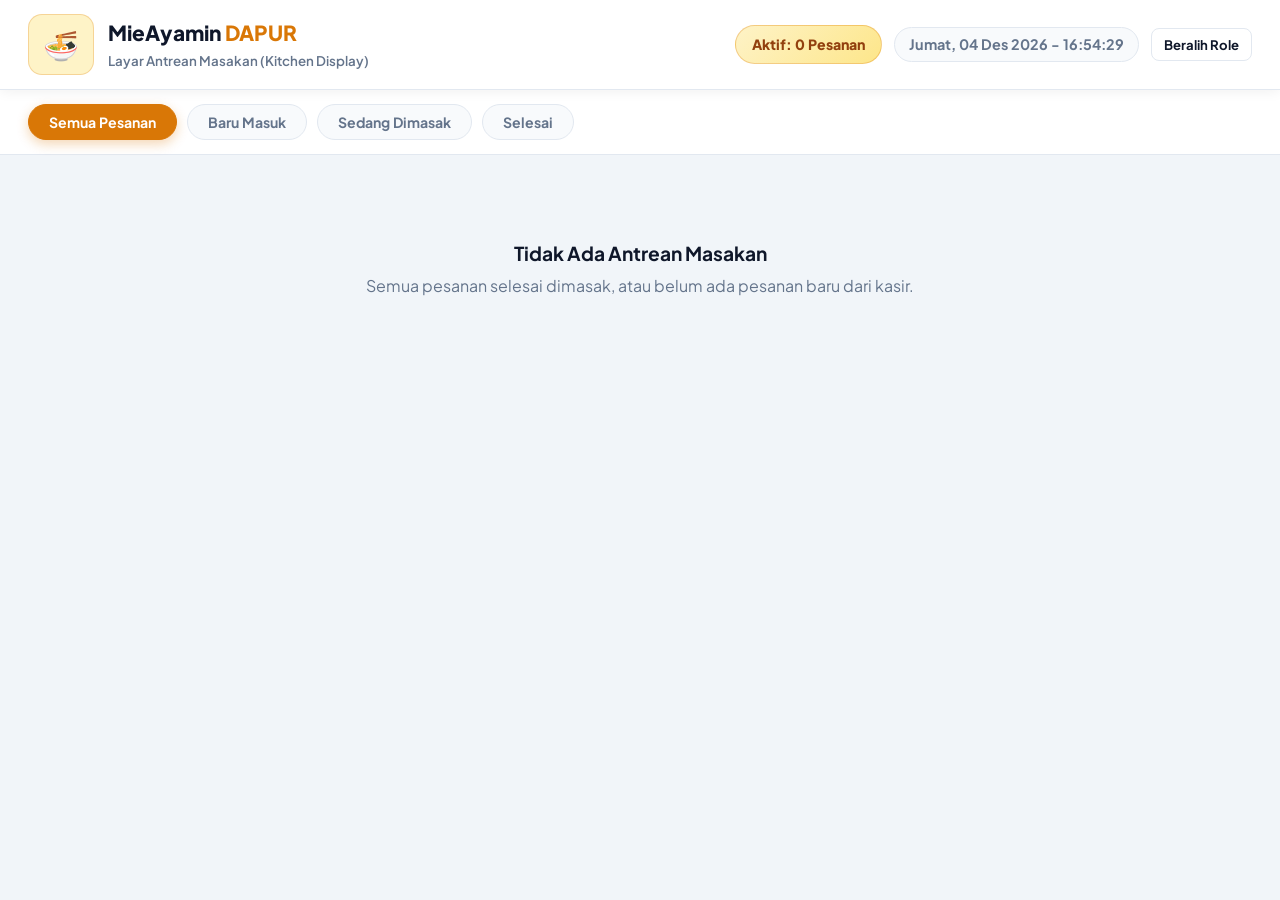
<file: dapur.html>
<!DOCTYPE html>
<html lang="id">
<head>
  <meta charset="UTF-8">
  <meta name="viewport" content="width=device-width, initial-scale=1.0">
  <title>MieAyamin POS - Mode Dapur (Kitchen Display System)</title>
  <!-- PWA & iOS Meta Tags -->
  <link rel="manifest" href="manifest.json">
  <meta name="theme-color" content="#d97706">
  <meta name="apple-mobile-web-app-capable" content="yes">
  <meta name="apple-mobile-web-app-status-bar-style" content="black-translucent">
  <meta name="apple-mobile-web-app-title" content="MieAyamin POS">
  <link rel="apple-touch-icon" href="images/icon.svg">
  <link rel="preconnect" href="https://fonts.googleapis.com">
  <link rel="preconnect" href="https://fonts.gstatic.com" crossorigin>
  <link href="https://fonts.googleapis.com/css2?family=Plus+Jakarta+Sans:wght@400;500;600;700;800&display=swap" rel="stylesheet">
  <link rel="stylesheet" href="css/styles.css">
  <style>
    /* --- KDS Specific Overrides --- */
    .kds-header-bar {
      background: #ffffff;
      border-bottom: 1px solid var(--border-color);
      padding: 14px 28px;
      display: flex;
      justify-content: space-between;
      align-items: center;
      position: sticky;
      top: 0;
      z-index: 100;
      box-shadow: 0 2px 12px rgba(0,0,0,0.06);
    }
    body {
      background: var(--bg-canvas);
      color: var(--text-main);
    }
    .kds-filters {
      display: flex;
      gap: 10px;
      padding: 14px 28px;
      background: #ffffff;
      border-bottom: 1px solid var(--border-color);
      flex-wrap: wrap;
    }
    .kds-filter-btn {
      background: var(--bg-card-subtle, #f8fafc);
      border: 1.5px solid var(--border-color);
      color: var(--text-muted);
      padding: 8px 20px;
      border-radius: 20px;
      font-weight: 700;
      font-family: 'Plus Jakarta Sans', sans-serif;
      cursor: pointer;
      font-size: 0.88rem;
      transition: all 0.2s;
    }
    .kds-filter-btn.active {
      background: var(--primary);
      color: #fff;
      border-color: var(--primary);
      box-shadow: 0 4px 12px rgba(217,119,6,0.3);
    }
    .kds-filter-btn:hover:not(.active) {
      border-color: var(--primary);
      color: var(--primary);
      background: var(--primary-light, #fef3c7);
    }
    .kds-container {
      padding: 24px 28px;
      max-width: 1440px;
      margin: 0 auto;
    }
    .kds-grid {
      display: grid;
      grid-template-columns: repeat(auto-fill, minmax(300px, 1fr));
      gap: 18px;
    }
    @media (max-width: 900px) {
      .kds-header-bar { flex-direction: column; align-items: stretch; gap: 10px; padding: 10px 14px; }
      .kds-filters { padding: 10px 14px; overflow-x: auto; flex-wrap: nowrap; }
      .kds-filter-btn { flex-shrink: 0; padding: 6px 14px; font-size: 0.8rem; }
      .kds-container { padding: 12px; }
      .kds-grid { grid-template-columns: 1fr; }
    }

    /* KDS Order Cards */
    .kds-card {
      background: #ffffff;
      border: 1.5px solid var(--border-color);
      border-radius: 18px;
      overflow: hidden;
      display: flex;
      flex-direction: column;
      box-shadow: 0 4px 16px rgba(0,0,0,0.06);
      transition: transform 0.2s, box-shadow 0.2s;
    }
    .kds-card:hover { transform: translateY(-2px); box-shadow: 0 8px 24px rgba(0,0,0,0.09); }
    .kds-card.status-masuk   { border-top: 5px solid #10b981; }
    .kds-card.status-diproses { border-top: 5px solid #d97706; }
    .kds-card.status-selesai  { border-top: 5px solid #94a3b8; opacity: 0.65; }

    .kds-card-header {
      padding: 14px 18px;
      background: var(--bg-card-subtle, #f8fafc);
      border-bottom: 1px solid var(--border-color);
      display: flex;
      justify-content: space-between;
      align-items: center;
    }
    .kds-table { font-size: 1.1rem; font-weight: 800; color: var(--text-main); }
    .kds-customer { font-size: 0.82rem; color: var(--text-muted); display: block; margin-top: 2px; font-weight: 600; }

    .kds-timer {
      font-size: 0.85rem;
      font-weight: 800;
      padding: 4px 12px;
      border-radius: 20px;
      background: #d1fae5;
      color: #047857;
      transition: background 0.3s, color 0.3s;
    }
    .kds-timer.warn  { background: #fef3c7; color: #92400e; }
    .kds-timer.urgent { background: #fee2e2; color: #b91c1c; animation: pulse-border 1s infinite; }
    @keyframes pulse-border {
      0%, 100% { box-shadow: 0 0 0 0 rgba(239,68,68,0.4); }
      50%       { box-shadow: 0 0 0 6px rgba(239,68,68,0); }
    }

    .kds-card-body { padding: 14px 18px; flex: 1; }
    .kds-item-list { list-style: none; padding: 0; margin: 0; }
    .kds-item-list li {
      padding: 8px 0;
      border-bottom: 1px dashed var(--border-color);
      display: flex;
      align-items: baseline;
      gap: 10px;
    }
    .kds-item-list li:last-child { border-bottom: none; }
    .kds-item-qty {
      background: var(--primary-light, #fef3c7);
      color: var(--primary);
      font-weight: 800;
      font-size: 0.9rem;
      padding: 2px 10px;
      border-radius: 20px;
      flex-shrink: 0;
    }
    .kds-item-name { font-size: 0.97rem; color: var(--text-main); font-weight: 700; }
    .kds-item-note { font-size: 0.82rem; color: #d97706; display: block; font-weight: 600; margin-top: 2px; }

    .kds-card-footer {
      padding: 12px 18px;
      background: var(--bg-card-subtle, #f8fafc);
      border-top: 1px solid var(--border-color);
      display: flex;
      gap: 8px;
      align-items: center;
    }
    .kds-status-label {
      font-size: 0.78rem;
      font-weight: 700;
      padding: 4px 12px;
      border-radius: 20px;
      flex-shrink: 0;
    }
    .status-masuk .kds-status-label   { background: #d1fae5; color: #047857; }
    .status-diproses .kds-status-label { background: #fef3c7; color: #92400e; }
    .status-selesai .kds-status-label  { background: #f1f5f9; color: #64748b; }

    .kds-btn-next {
      flex: 1;
      background: linear-gradient(135deg, #f59e0b, #d97706);
      color: #fff;
      border: none;
      padding: 9px 16px;
      border-radius: 12px;
      font-weight: 800;
      cursor: pointer;
      font-size: 0.88rem;
      font-family: 'Plus Jakarta Sans', sans-serif;
      transition: all 0.2s;
      box-shadow: 0 2px 8px rgba(217,119,6,0.25);
    }
    .kds-btn-next:hover { transform: translateY(-1px); box-shadow: 0 4px 12px rgba(217,119,6,0.35); }
    .kds-btn-next:disabled { background: #e2e8f0; color: #94a3b8; box-shadow: none; transform: none; cursor: not-allowed; }

    .kds-active-badge {
      background: linear-gradient(135deg, #fef3c7, #fde68a);
      border: 1.5px solid rgba(217,119,6,0.3);
      color: #92400e;
      padding: 8px 16px;
      border-radius: 20px;
      font-weight: 800;
      font-size: 0.88rem;
    }

    .kds-empty {
      grid-column: 1 / -1;
      text-align: center;
      padding: 60px 20px;
      color: var(--text-muted);
    }
    .kds-empty h3 { font-size: 1.2rem; color: var(--text-main); margin-bottom: 6px; }

    .kds-type-badge {
      font-size: 0.75rem;
      padding: 3px 10px;
      border-radius: 20px;
      font-weight: 700;
      background: var(--primary-light, #fef3c7);
      color: var(--primary);
    }
  </style>
</head>
<body>

  <!-- Header Dapur -->
  <header class="kds-header-bar">
    <div style="display:flex; align-items:center; gap:14px;">
      <div style="font-size:1.8rem; background:#fef3c7; padding:8px 14px; border-radius:14px; border:1px solid rgba(217,119,6,0.25);">🍜</div>
      <div>
        <h1 style="font-size:1.3rem; font-weight:800; margin:0; color:var(--text-main);">MieAyamin <span style="color:var(--primary);">DAPUR</span></h1>
        <small style="color:var(--text-muted); font-weight:600;">Layar Antrean Masakan (Kitchen Display)</small>
      </div>
    </div>

    <div style="display:flex; align-items:center; gap:12px; flex-wrap:wrap;">
      <div class="kds-active-badge">
        Aktif: <span id="kdsActiveCountBadge">0</span> Pesanan
      </div>
      <div class="live-clock" id="liveClock" style="color:var(--text-muted); font-weight:700; font-size:0.9rem;"></div>
      <a href="index.html" class="btn btn-secondary btn-sm" title="Kembali ke Kasir / Beralih Role">
        Beralih Role
      </a>
    </div>
  </header>

  <!-- Filter Status Pesanan -->
  <div class="kds-filters">
    <button class="kds-filter-btn active" data-status="all">Semua Pesanan</button>
    <button class="kds-filter-btn" data-status="Masuk">Baru Masuk</button>
    <button class="kds-filter-btn" data-status="Diproses">Sedang Dimasak</button>
    <button class="kds-filter-btn" data-status="Selesai">Selesai</button>
  </div>

  <!-- KDS Main Grid -->
  <main class="kds-container">
    <div class="kds-grid" id="kdsOrdersGrid">
      <!-- Rendered via JS -->
    </div>
  </main>

  <div class="toast-container" id="toastContainer"></div>

  <script src="js/storage.js"></script>
  <script src="js/dapur.js"></script>
  <script>
    if ('serviceWorker' in navigator) {
      window.addEventListener('load', () => {
        navigator.serviceWorker.register('./sw.js').then((reg) => {
          console.log('PWA ServiceWorker registered:', reg.scope);
        }).catch((err) => {
          console.log('ServiceWorker registration failed:', err);
        });
      });
    }
  </script>
</body>
</html>
</file>
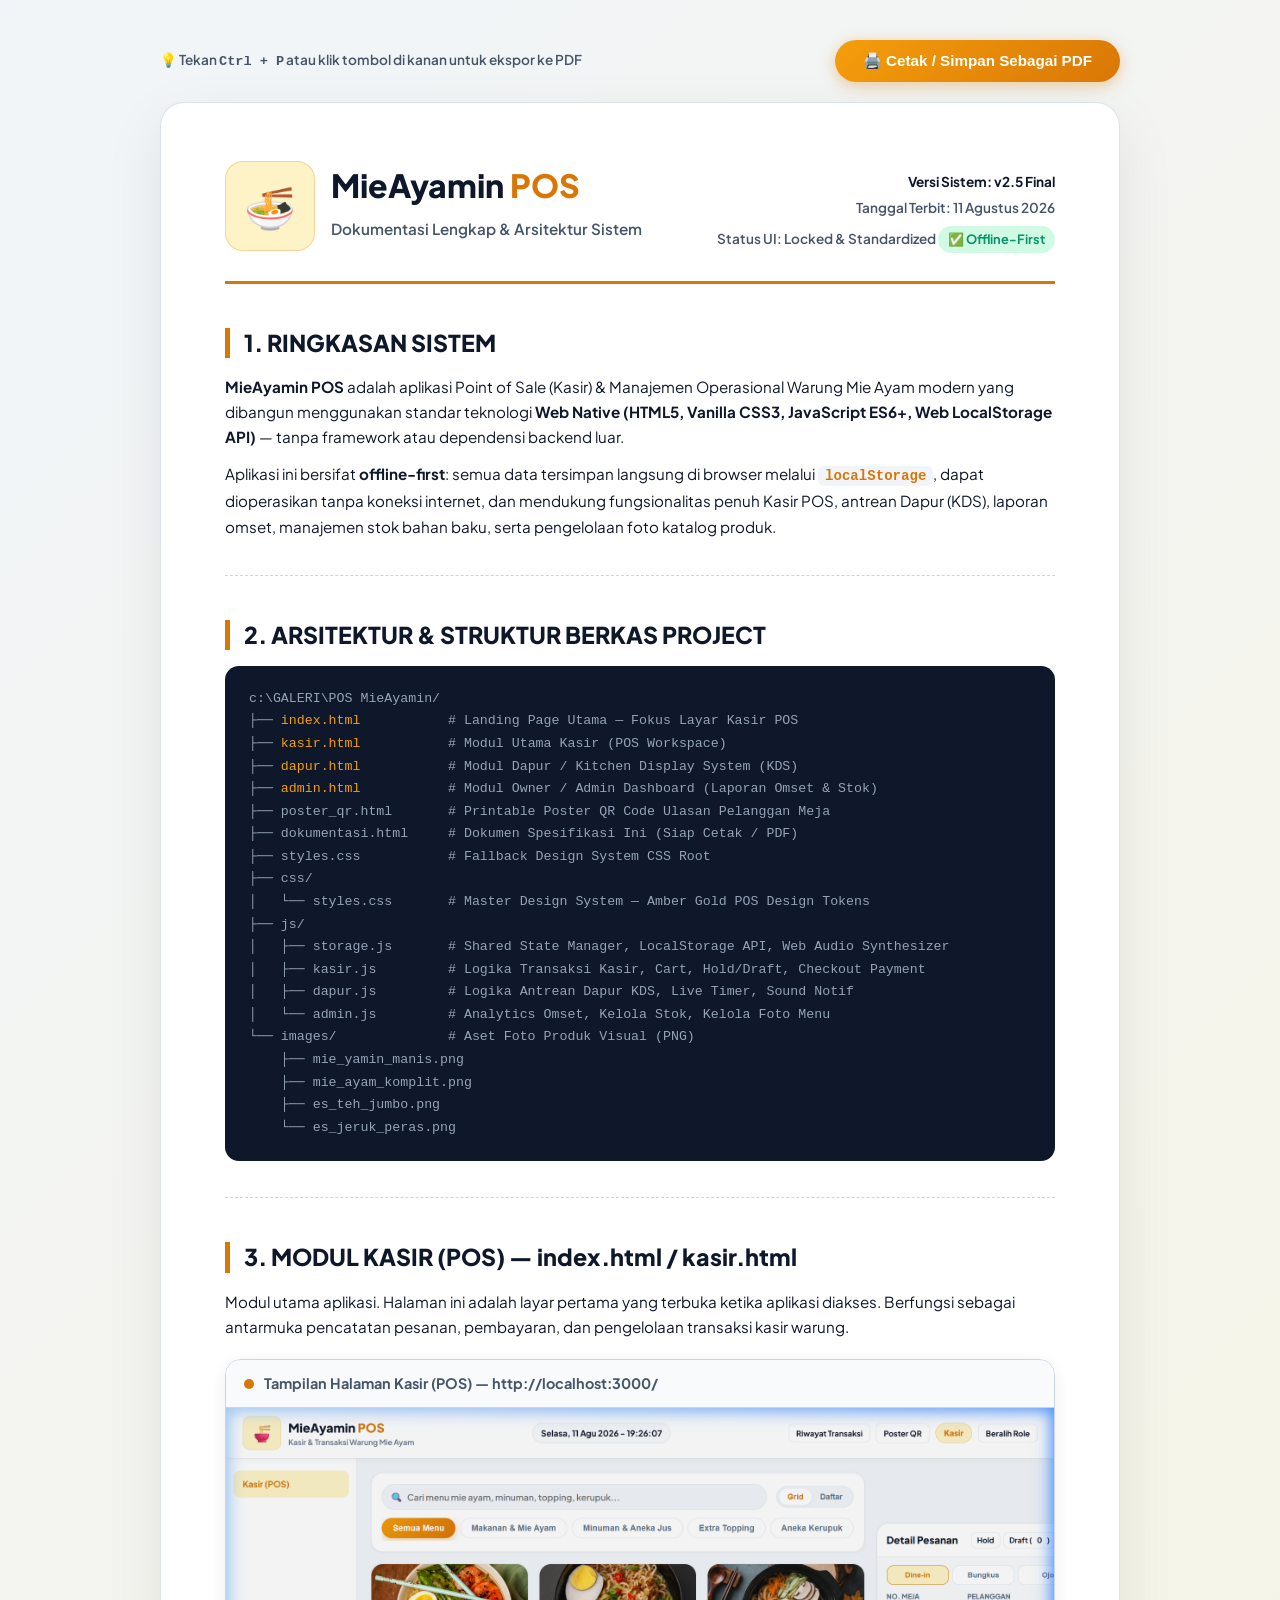
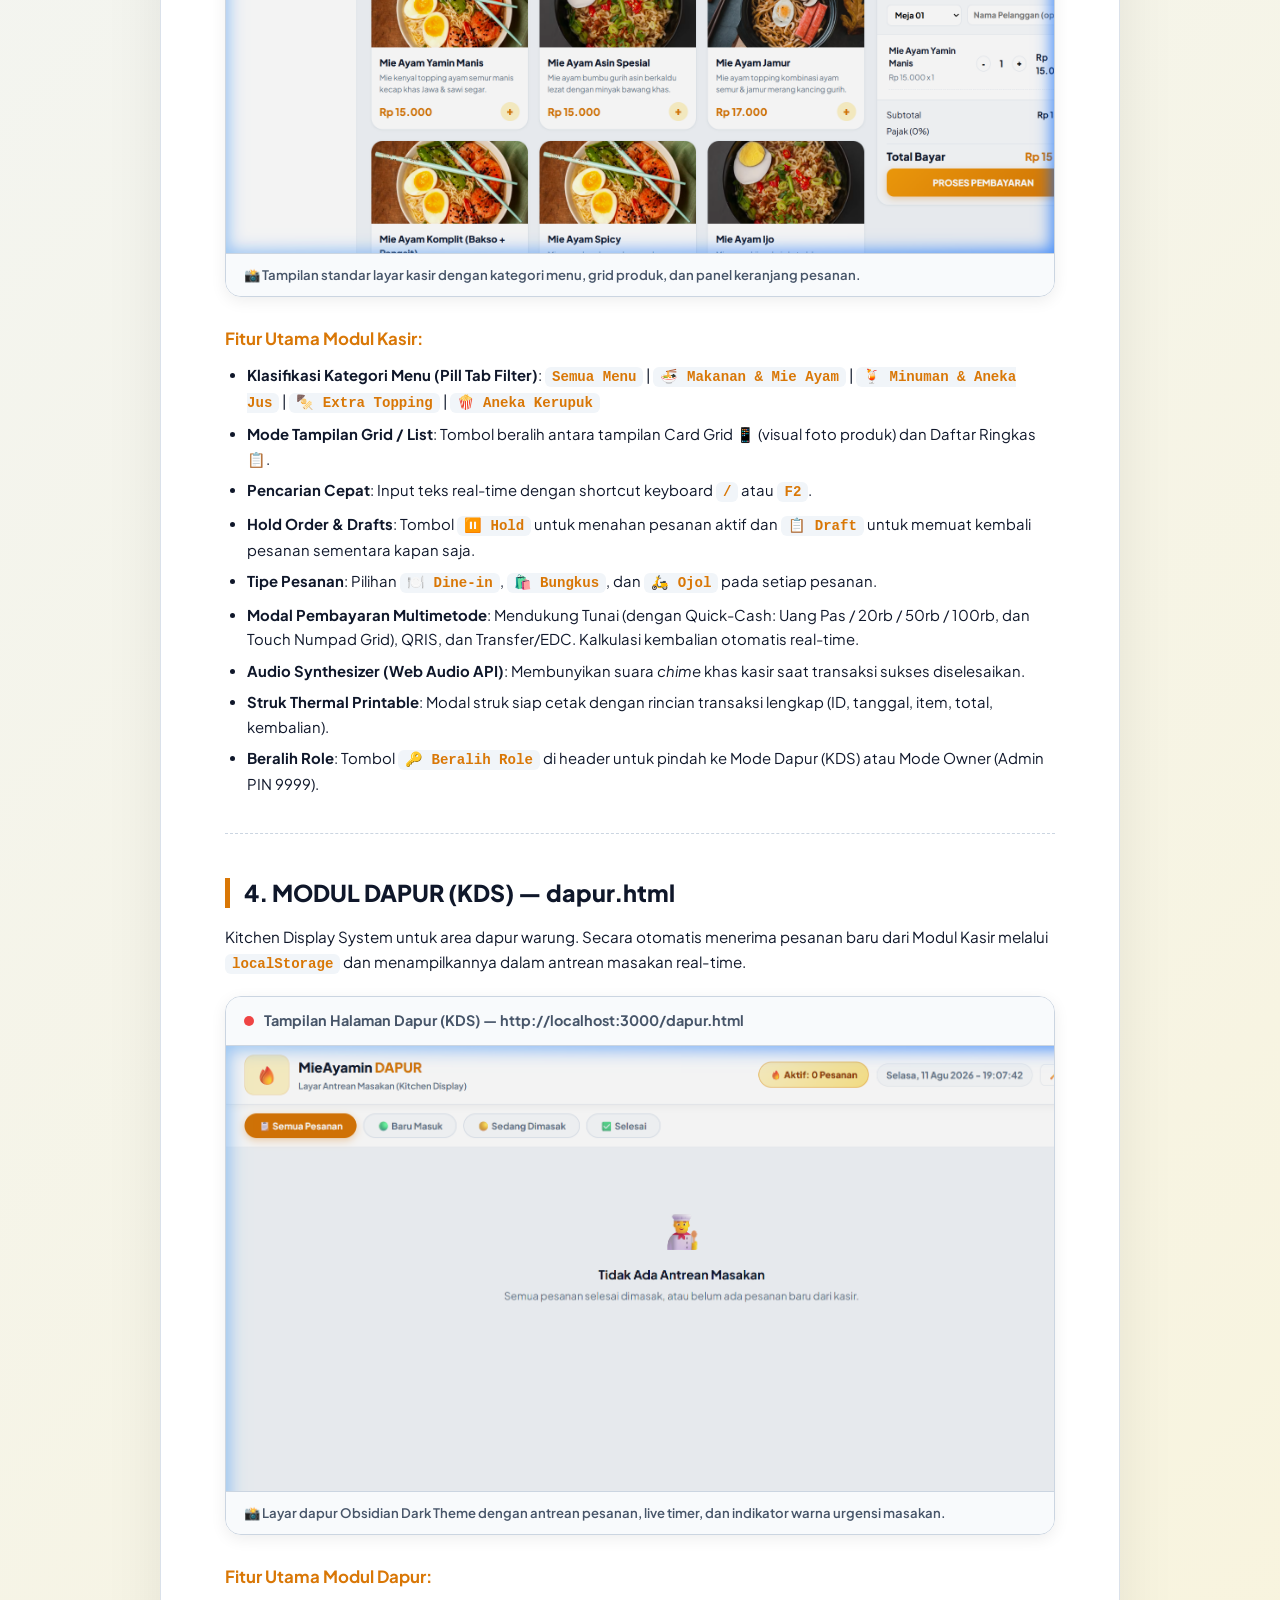
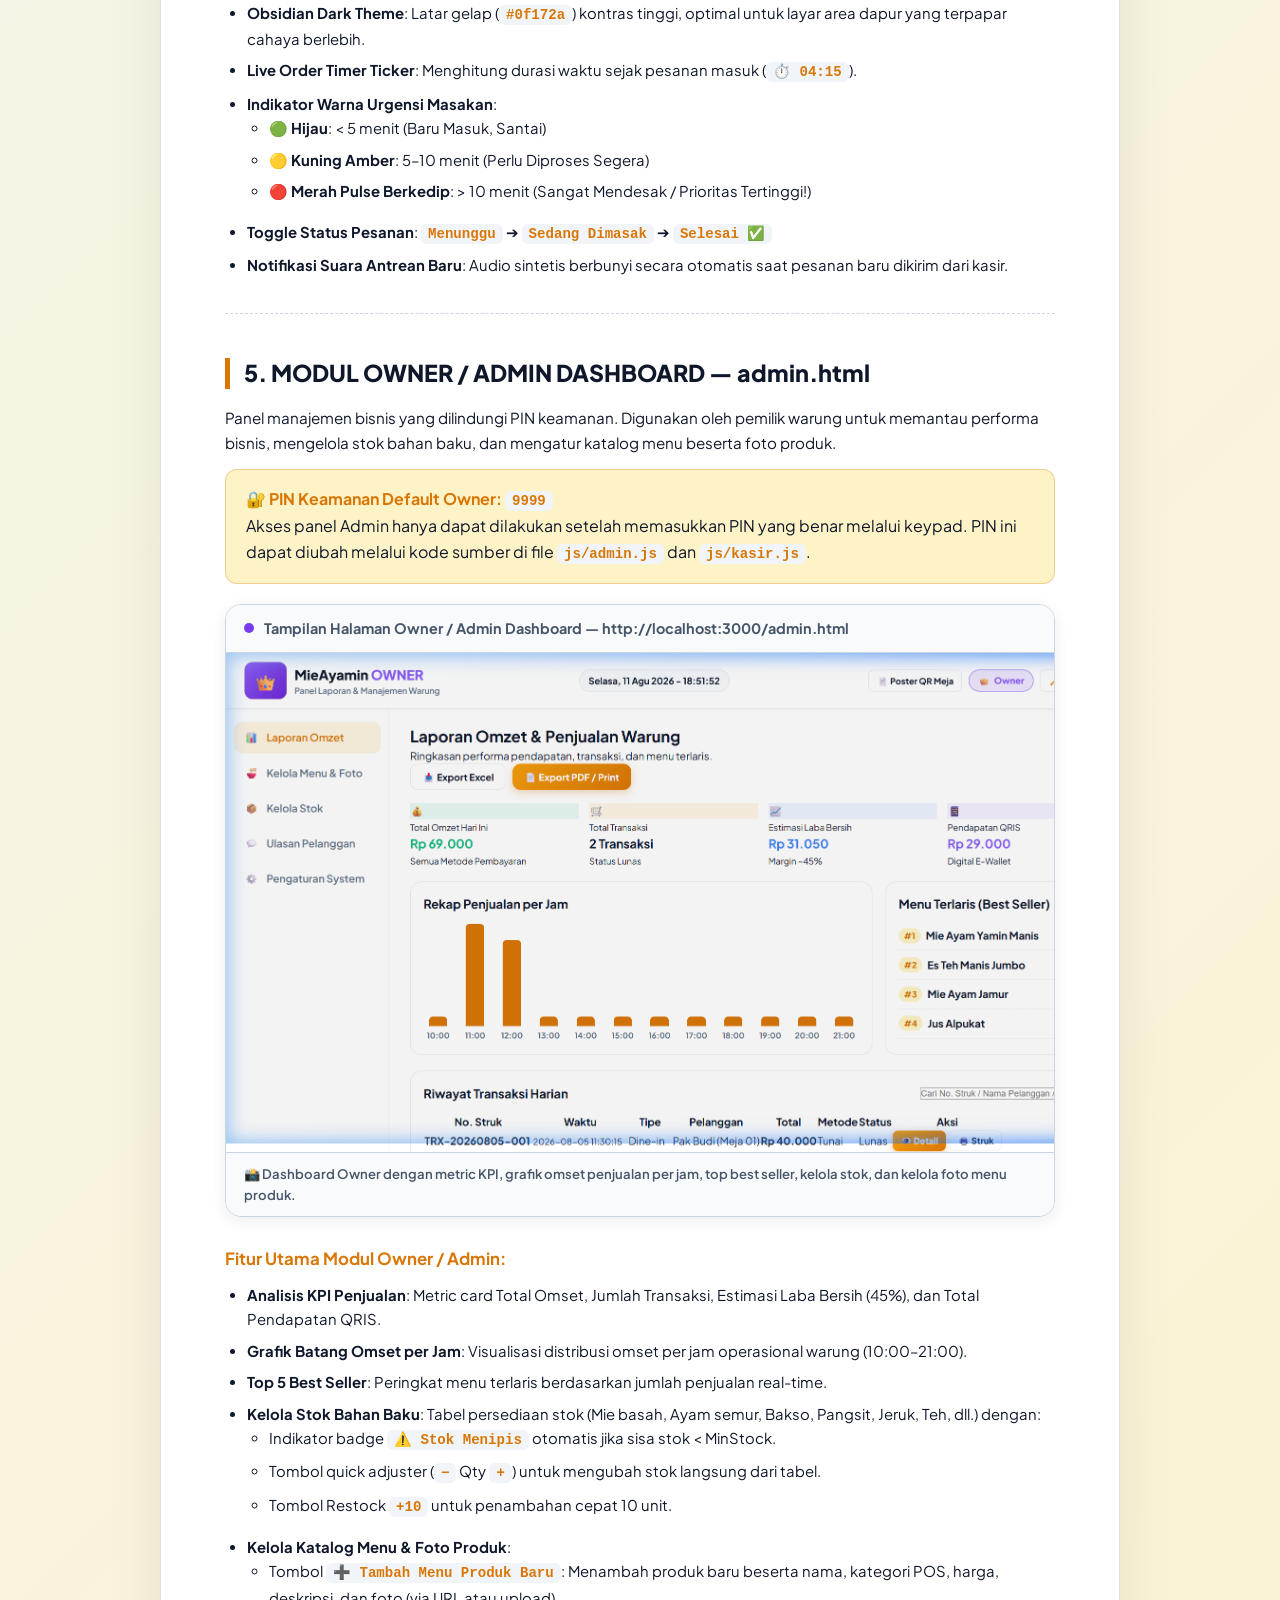
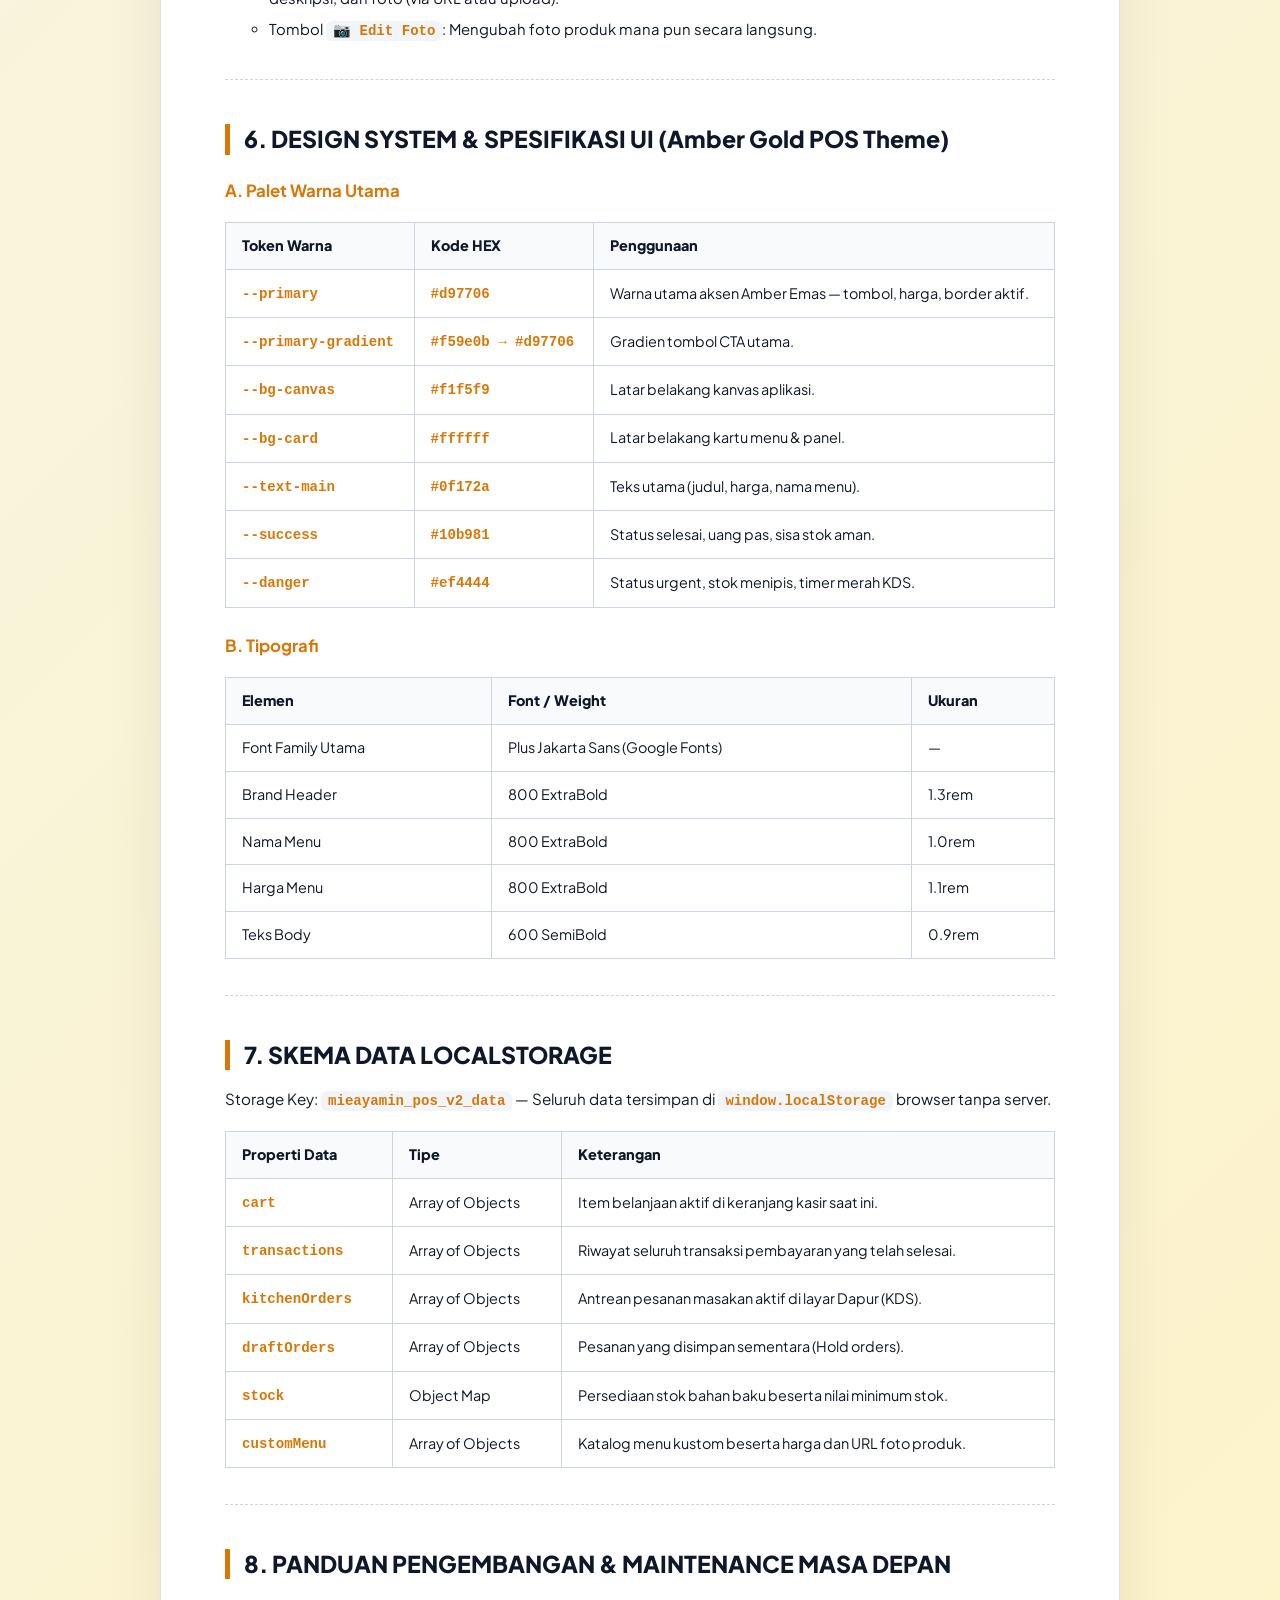
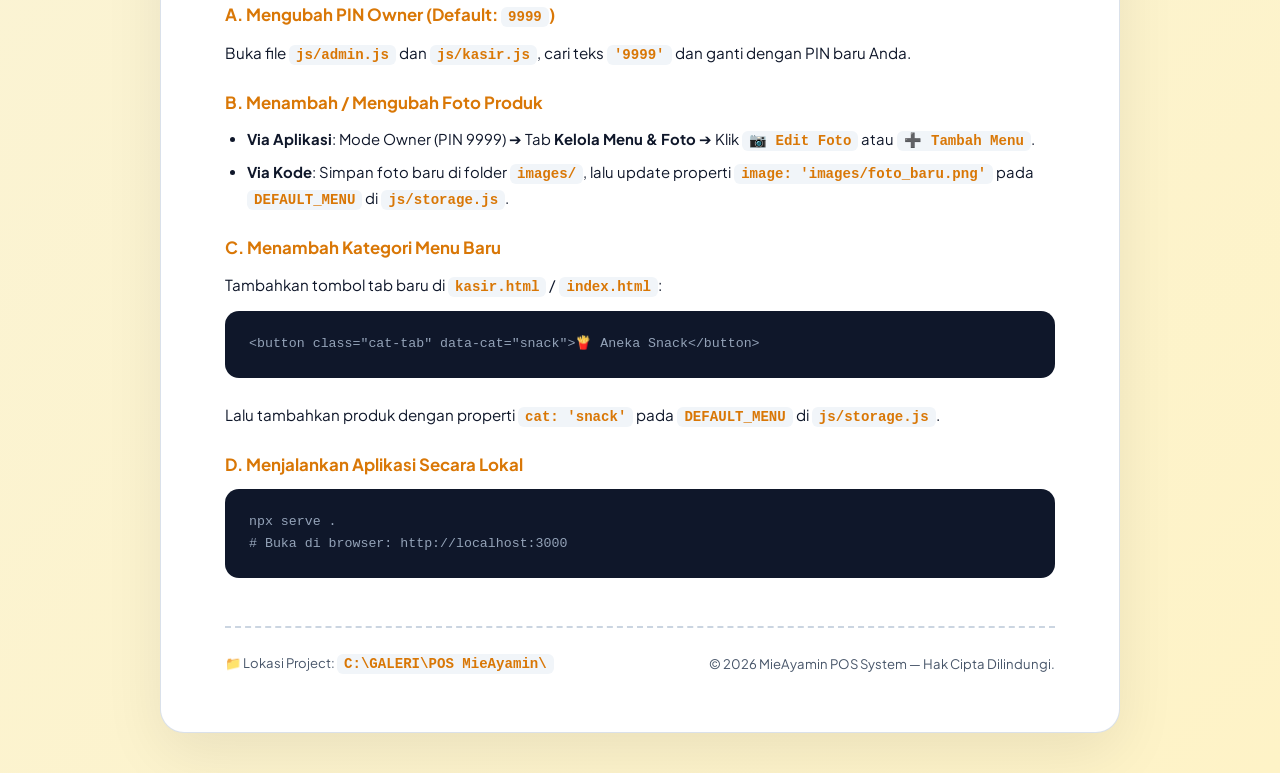
<file: dokumentasi.html>
<!DOCTYPE html>
<html lang="id">
<head>
  <meta charset="UTF-8">
  <meta name="viewport" content="width=device-width, initial-scale=1.0">
  <title>Dokumentasi & Spesifikasi Lengkap - MieAyamin POS</title>
  <link rel="preconnect" href="https://fonts.googleapis.com">
  <link rel="preconnect" href="https://fonts.gstatic.com" crossorigin>
  <link href="https://fonts.googleapis.com/css2?family=Plus+Jakarta+Sans:wght@400;500;600;700;800&display=swap" rel="stylesheet">
  <style>
    :root {
      --primary: #d97706;
      --primary-light: #fef3c7;
      --text-main: #0f172a;
      --text-muted: #475569;
      --border-color: #cbd5e1;
      --bg-light: #f8fafc;
      --success: #059669;
    }
    * { box-sizing: border-box; margin: 0; padding: 0; }
    body {
      font-family: 'Plus Jakarta Sans', sans-serif;
      background: linear-gradient(135deg, #f1f5f9 0%, #fef3c7 100%);
      color: var(--text-main);
      line-height: 1.65;
      padding: 40px 20px;
    }
    .print-btn-bar {
      max-width: 960px;
      margin: 0 auto 20px auto;
      display: flex;
      justify-content: space-between;
      align-items: center;
    }
    .print-hint { font-size: 0.85rem; color: var(--text-muted); font-weight: 600; }
    .btn-print {
      background: linear-gradient(135deg, #f59e0b, #d97706);
      color: #fff;
      border: none;
      padding: 12px 28px;
      border-radius: 30px;
      font-weight: 800;
      cursor: pointer;
      font-size: 0.95rem;
      box-shadow: 0 4px 16px rgba(217,119,6,0.35);
      transition: all 0.2s;
    }
    .btn-print:hover { transform: translateY(-2px); box-shadow: 0 6px 20px rgba(217,119,6,0.45); }

    .doc-container {
      max-width: 960px;
      margin: 0 auto;
      background: #ffffff;
      padding: 56px 64px;
      border-radius: 24px;
      box-shadow: 0 20px 60px rgba(0,0,0,0.08);
      border: 1px solid rgba(203,213,225,0.7);
    }
    .doc-header {
      border-bottom: 3px solid var(--primary);
      padding-bottom: 28px;
      margin-bottom: 40px;
      display: flex;
      justify-content: space-between;
      align-items: flex-end;
      gap: 24px;
    }
    .doc-brand { display: flex; align-items: center; gap: 16px; }
    .doc-brand-icon {
      font-size: 2.6rem;
      background: var(--primary-light);
      padding: 10px 18px;
      border-radius: 18px;
      border: 1px solid rgba(217,119,6,0.25);
    }
    .doc-brand h1 { font-size: 2rem; font-weight: 800; color: var(--text-main); }
    .doc-brand h1 span { color: var(--primary); }
    .doc-brand p { color: var(--text-muted); font-weight: 600; font-size: 0.95rem; margin-top: 4px; }
    .doc-meta {
      text-align: right;
      color: var(--text-muted);
      font-size: 0.85rem;
      font-weight: 600;
      flex-shrink: 0;
    }
    .doc-meta strong { color: var(--text-main); display: block; margin-bottom: 4px; }
    .doc-meta .badge {
      display: inline-block;
      background: #d1fae5;
      color: var(--success);
      padding: 3px 10px;
      border-radius: 20px;
      font-size: 0.8rem;
      font-weight: 700;
      margin-top: 6px;
    }

    h2 {
      font-size: 1.45rem;
      font-weight: 800;
      color: var(--text-main);
      margin-top: 44px;
      margin-bottom: 16px;
      border-left: 5px solid var(--primary);
      padding-left: 14px;
      line-height: 1.3;
    }
    h3 {
      font-size: 1.05rem;
      font-weight: 700;
      color: var(--primary);
      margin-top: 22px;
      margin-bottom: 10px;
    }
    p { font-size: 0.95rem; color: var(--text-main); margin-bottom: 12px; }
    ul, ol { padding-left: 22px; margin-bottom: 16px; }
    li { font-size: 0.93rem; margin-bottom: 7px; }
    strong { font-weight: 700; }

    code {
      background: #f1f5f9;
      color: #d97706;
      padding: 2px 7px;
      border-radius: 6px;
      font-family: 'Courier New', monospace;
      font-size: 0.88rem;
      font-weight: 700;
    }
    pre {
      background: #0f172a;
      color: #94a3b8;
      padding: 22px 24px;
      border-radius: 14px;
      overflow-x: auto;
      font-family: 'Courier New', monospace;
      font-size: 0.83rem;
      margin-bottom: 24px;
      line-height: 1.7;
    }
    pre .hi { color: #f59e0b; }

    .table-doc {
      width: 100%;
      border-collapse: collapse;
      margin: 18px 0 24px 0;
      font-size: 0.9rem;
    }
    .table-doc th, .table-doc td {
      border: 1px solid var(--border-color);
      padding: 11px 16px;
      text-align: left;
    }
    .table-doc th {
      background: var(--bg-light);
      font-weight: 800;
      color: var(--text-main);
    }
    .table-doc td code { background: transparent; padding: 0; }

    /* Screenshot Cards */
    .screenshot-card {
      border: 1px solid var(--border-color);
      border-radius: 16px;
      overflow: hidden;
      margin: 20px 0 28px 0;
      box-shadow: 0 4px 16px rgba(0,0,0,0.07);
    }
    .screenshot-card-header {
      background: var(--bg-light);
      padding: 12px 18px;
      border-bottom: 1px solid var(--border-color);
      display: flex;
      align-items: center;
      gap: 10px;
      font-size: 0.9rem;
      font-weight: 700;
      color: var(--text-muted);
    }
    .screenshot-card-header .dot {
      width: 10px; height: 10px;
      border-radius: 50%;
      background: var(--primary);
    }
    .screenshot-card img {
      width: 100%;
      display: block;
      max-height: 520px;
      object-fit: cover;
      object-position: top;
    }
    .screenshot-card .caption {
      padding: 10px 18px;
      font-size: 0.82rem;
      color: var(--text-muted);
      font-weight: 600;
      background: var(--bg-light);
      border-top: 1px solid var(--border-color);
    }

    .section-divider {
      border: none;
      border-top: 1px dashed var(--border-color);
      margin: 36px 0;
    }

    .info-box {
      background: var(--primary-light);
      border: 1px solid rgba(217,119,6,0.3);
      border-radius: 12px;
      padding: 16px 20px;
      margin: 14px 0;
    }
    .info-box strong { color: var(--primary); }

    .footer-doc {
      margin-top: 48px;
      padding-top: 24px;
      border-top: 2px dashed var(--border-color);
      display: flex;
      justify-content: space-between;
      align-items: center;
      color: var(--text-muted);
      font-size: 0.82rem;
    }

    @media print {
      body { background: #fff; padding: 0; }
      .doc-container { box-shadow: none; border: none; padding: 28px 36px; max-width: 100%; border-radius: 0; }
      .print-btn-bar { display: none; }
      .screenshot-card img { max-height: 400px; }
    }
  </style>
</head>
<body>

  <div class="print-btn-bar">
    <span class="print-hint">💡 Tekan <kbd>Ctrl + P</kbd> atau klik tombol di kanan untuk ekspor ke PDF</span>
    <button class="btn-print" onclick="window.print()">🖨️ Cetak / Simpan Sebagai PDF</button>
  </div>

  <div class="doc-container">

    <!-- HEADER -->
    <div class="doc-header">
      <div class="doc-brand">
        <div class="doc-brand-icon">🍜</div>
        <div>
          <h1>MieAyamin <span>POS</span></h1>
          <p>Dokumentasi Lengkap & Arsitektur Sistem</p>
        </div>
      </div>
      <div class="doc-meta">
        <strong>Versi Sistem: v2.5 Final</strong>
        Tanggal Terbit: 11 Agustus 2026<br>
        Status UI: Locked & Standardized
        <span class="badge">✅ Offline-First</span>
      </div>
    </div>

    <!-- 1. RINGKASAN SISTEM -->
    <h2>1. RINGKASAN SISTEM</h2>
    <p><strong>MieAyamin POS</strong> adalah aplikasi Point of Sale (Kasir) & Manajemen Operasional Warung Mie Ayam modern yang dibangun menggunakan standar teknologi <strong>Web Native (HTML5, Vanilla CSS3, JavaScript ES6+, Web LocalStorage API)</strong> — tanpa framework atau dependensi backend luar.</p>
    <p>Aplikasi ini bersifat <strong>offline-first</strong>: semua data tersimpan langsung di browser melalui <code>localStorage</code>, dapat dioperasikan tanpa koneksi internet, dan mendukung fungsionalitas penuh Kasir POS, antrean Dapur (KDS), laporan omset, manajemen stok bahan baku, serta pengelolaan foto katalog produk.</p>

    <hr class="section-divider">

    <!-- 2. ARSITEKTUR PROJECT -->
    <h2>2. ARSITEKTUR & STRUKTUR BERKAS PROJECT</h2>
    <pre>c:\GALERI\POS MieAyamin/
├── <span class="hi">index.html</span>           # Landing Page Utama — Fokus Layar Kasir POS
├── <span class="hi">kasir.html</span>           # Modul Utama Kasir (POS Workspace)
├── <span class="hi">dapur.html</span>           # Modul Dapur / Kitchen Display System (KDS)
├── <span class="hi">admin.html</span>           # Modul Owner / Admin Dashboard (Laporan Omset & Stok)
├── poster_qr.html       # Printable Poster QR Code Ulasan Pelanggan Meja
├── dokumentasi.html     # Dokumen Spesifikasi Ini (Siap Cetak / PDF)
├── styles.css           # Fallback Design System CSS Root
├── css/
│   └── styles.css       # Master Design System — Amber Gold POS Design Tokens
├── js/
│   ├── storage.js       # Shared State Manager, LocalStorage API, Web Audio Synthesizer
│   ├── kasir.js         # Logika Transaksi Kasir, Cart, Hold/Draft, Checkout Payment
│   ├── dapur.js         # Logika Antrean Dapur KDS, Live Timer, Sound Notif
│   └── admin.js         # Analytics Omset, Kelola Stok, Kelola Foto Menu
└── images/              # Aset Foto Produk Visual (PNG)
    ├── mie_yamin_manis.png
    ├── mie_ayam_komplit.png
    ├── es_teh_jumbo.png
    └── es_jeruk_peras.png</pre>

    <hr class="section-divider">

    <!-- 3. MODUL KASIR -->
    <h2>3. MODUL KASIR (POS) — index.html / kasir.html</h2>
    <p>Modul utama aplikasi. Halaman ini adalah layar pertama yang terbuka ketika aplikasi diakses. Berfungsi sebagai antarmuka pencatatan pesanan, pembayaran, dan pengelolaan transaksi kasir warung.</p>

    <div class="screenshot-card">
      <div class="screenshot-card-header">
        <span class="dot"></span>
        <span>Tampilan Halaman Kasir (POS) — http://localhost:3000/</span>
      </div>
      <img src="images/ss_kasir.png" alt="Screenshot Halaman Kasir POS MieAyamin">
      <div class="caption">📸 Tampilan standar layar kasir dengan kategori menu, grid produk, dan panel keranjang pesanan.</div>
    </div>

    <h3>Fitur Utama Modul Kasir:</h3>
    <ul>
      <li><strong>Klasifikasi Kategori Menu (Pill Tab Filter)</strong>: <code>Semua Menu</code> | <code>🍜 Makanan & Mie Ayam</code> | <code>🍹 Minuman & Aneka Jus</code> | <code>🍢 Extra Topping</code> | <code>🍿 Aneka Kerupuk</code></li>
      <li><strong>Mode Tampilan Grid / List</strong>: Tombol beralih antara tampilan Card Grid 📱 (visual foto produk) dan Daftar Ringkas 📋.</li>
      <li><strong>Pencarian Cepat</strong>: Input teks real-time dengan shortcut keyboard <code>/</code> atau <code>F2</code>.</li>
      <li><strong>Hold Order & Drafts</strong>: Tombol <code>⏸️ Hold</code> untuk menahan pesanan aktif dan <code>📋 Draft</code> untuk memuat kembali pesanan sementara kapan saja.</li>
      <li><strong>Tipe Pesanan</strong>: Pilihan <code>🍽️ Dine-in</code>, <code>🛍️ Bungkus</code>, dan <code>🛵 Ojol</code> pada setiap pesanan.</li>
      <li><strong>Modal Pembayaran Multimetode</strong>: Mendukung Tunai (dengan Quick-Cash: Uang Pas / 20rb / 50rb / 100rb, dan Touch Numpad Grid), QRIS, dan Transfer/EDC. Kalkulasi kembalian otomatis real-time.</li>
      <li><strong>Audio Synthesizer (Web Audio API)</strong>: Membunyikan suara <em>chime</em> khas kasir saat transaksi sukses diselesaikan.</li>
      <li><strong>Struk Thermal Printable</strong>: Modal struk siap cetak dengan rincian transaksi lengkap (ID, tanggal, item, total, kembalian).</li>
      <li><strong>Beralih Role</strong>: Tombol <code>🔑 Beralih Role</code> di header untuk pindah ke Mode Dapur (KDS) atau Mode Owner (Admin PIN 9999).</li>
    </ul>

    <hr class="section-divider">

    <!-- 4. MODUL DAPUR -->
    <h2>4. MODUL DAPUR (KDS) — dapur.html</h2>
    <p>Kitchen Display System untuk area dapur warung. Secara otomatis menerima pesanan baru dari Modul Kasir melalui <code>localStorage</code> dan menampilkannya dalam antrean masakan real-time.</p>

    <div class="screenshot-card">
      <div class="screenshot-card-header">
        <span class="dot" style="background:#ef4444;"></span>
        <span>Tampilan Halaman Dapur (KDS) — http://localhost:3000/dapur.html</span>
      </div>
      <img src="images/ss_dapur.png" alt="Screenshot Halaman Dapur KDS MieAyamin">
      <div class="caption">📸 Layar dapur Obsidian Dark Theme dengan antrean pesanan, live timer, dan indikator warna urgensi masakan.</div>
    </div>

    <h3>Fitur Utama Modul Dapur:</h3>
    <ul>
      <li><strong>Obsidian Dark Theme</strong>: Latar gelap (<code>#0f172a</code>) kontras tinggi, optimal untuk layar area dapur yang terpapar cahaya berlebih.</li>
      <li><strong>Live Order Timer Ticker</strong>: Menghitung durasi waktu sejak pesanan masuk (<code>⏱️ 04:15</code>).</li>
      <li><strong>Indikator Warna Urgensi Masakan</strong>:
        <ul>
          <li>🟢 <strong>Hijau</strong>: &lt; 5 menit (Baru Masuk, Santai)</li>
          <li>🟡 <strong>Kuning Amber</strong>: 5–10 menit (Perlu Diproses Segera)</li>
          <li>🔴 <strong>Merah Pulse Berkedip</strong>: &gt; 10 menit (Sangat Mendesak / Prioritas Tertinggi!)</li>
        </ul>
      </li>
      <li><strong>Toggle Status Pesanan</strong>: <code>Menunggu</code> ➔ <code>Sedang Dimasak</code> ➔ <code>Selesai ✅</code></li>
      <li><strong>Notifikasi Suara Antrean Baru</strong>: Audio sintetis berbunyi secara otomatis saat pesanan baru dikirim dari kasir.</li>
    </ul>

    <hr class="section-divider">

    <!-- 5. MODUL ADMIN -->
    <h2>5. MODUL OWNER / ADMIN DASHBOARD — admin.html</h2>
    <p>Panel manajemen bisnis yang dilindungi PIN keamanan. Digunakan oleh pemilik warung untuk memantau performa bisnis, mengelola stok bahan baku, dan mengatur katalog menu beserta foto produk.</p>

    <div class="info-box">
      <strong>🔐 PIN Keamanan Default Owner: <code>9999</code></strong><br>
      Akses panel Admin hanya dapat dilakukan setelah memasukkan PIN yang benar melalui keypad. PIN ini dapat diubah melalui kode sumber di file <code>js/admin.js</code> dan <code>js/kasir.js</code>.
    </div>

    <div class="screenshot-card">
      <div class="screenshot-card-header">
        <span class="dot" style="background:#7c3aed;"></span>
        <span>Tampilan Halaman Owner / Admin Dashboard — http://localhost:3000/admin.html</span>
      </div>
      <img src="images/ss_admin.png" alt="Screenshot Halaman Admin Owner Dashboard MieAyamin">
      <div class="caption">📸 Dashboard Owner dengan metric KPI, grafik omset penjualan per jam, top best seller, kelola stok, dan kelola foto menu produk.</div>
    </div>

    <h3>Fitur Utama Modul Owner / Admin:</h3>
    <ul>
      <li><strong>Analisis KPI Penjualan</strong>: Metric card Total Omset, Jumlah Transaksi, Estimasi Laba Bersih (45%), dan Total Pendapatan QRIS.</li>
      <li><strong>Grafik Batang Omset per Jam</strong>: Visualisasi distribusi omset per jam operasional warung (10:00–21:00).</li>
      <li><strong>Top 5 Best Seller</strong>: Peringkat menu terlaris berdasarkan jumlah penjualan real-time.</li>
      <li><strong>Kelola Stok Bahan Baku</strong>: Tabel persediaan stok (Mie basah, Ayam semur, Bakso, Pangsit, Jeruk, Teh, dll.) dengan:
        <ul>
          <li>Indikator badge <code>⚠️ Stok Menipis</code> otomatis jika sisa stok &lt; MinStock.</li>
          <li>Tombol quick adjuster (<code>−</code> Qty <code>+</code>) untuk mengubah stok langsung dari tabel.</li>
          <li>Tombol Restock <code>+10</code> untuk penambahan cepat 10 unit.</li>
        </ul>
      </li>
      <li><strong>Kelola Katalog Menu & Foto Produk</strong>:
        <ul>
          <li>Tombol <code>➕ Tambah Menu Produk Baru</code>: Menambah produk baru beserta nama, kategori POS, harga, deskripsi, dan foto (via URL atau upload).</li>
          <li>Tombol <code>📷 Edit Foto</code>: Mengubah foto produk mana pun secara langsung.</li>
        </ul>
      </li>
    </ul>

    <hr class="section-divider">

    <!-- 6. DESIGN SYSTEM -->
    <h2>6. DESIGN SYSTEM & SPESIFIKASI UI (Amber Gold POS Theme)</h2>

    <h3>A. Palet Warna Utama</h3>
    <table class="table-doc">
      <thead><tr><th>Token Warna</th><th>Kode HEX</th><th>Penggunaan</th></tr></thead>
      <tbody>
        <tr><td><code>--primary</code></td><td><code>#d97706</code></td><td>Warna utama aksen Amber Emas — tombol, harga, border aktif.</td></tr>
        <tr><td><code>--primary-gradient</code></td><td><code>#f59e0b → #d97706</code></td><td>Gradien tombol CTA utama.</td></tr>
        <tr><td><code>--bg-canvas</code></td><td><code>#f1f5f9</code></td><td>Latar belakang kanvas aplikasi.</td></tr>
        <tr><td><code>--bg-card</code></td><td><code>#ffffff</code></td><td>Latar belakang kartu menu & panel.</td></tr>
        <tr><td><code>--text-main</code></td><td><code>#0f172a</code></td><td>Teks utama (judul, harga, nama menu).</td></tr>
        <tr><td><code>--success</code></td><td><code>#10b981</code></td><td>Status selesai, uang pas, sisa stok aman.</td></tr>
        <tr><td><code>--danger</code></td><td><code>#ef4444</code></td><td>Status urgent, stok menipis, timer merah KDS.</td></tr>
      </tbody>
    </table>

    <h3>B. Tipografi</h3>
    <table class="table-doc">
      <thead><tr><th>Elemen</th><th>Font / Weight</th><th>Ukuran</th></tr></thead>
      <tbody>
        <tr><td>Font Family Utama</td><td>Plus Jakarta Sans (Google Fonts)</td><td>—</td></tr>
        <tr><td>Brand Header</td><td>800 ExtraBold</td><td>1.3rem</td></tr>
        <tr><td>Nama Menu</td><td>800 ExtraBold</td><td>1.0rem</td></tr>
        <tr><td>Harga Menu</td><td>800 ExtraBold</td><td>1.1rem</td></tr>
        <tr><td>Teks Body</td><td>600 SemiBold</td><td>0.9rem</td></tr>
      </tbody>
    </table>

    <hr class="section-divider">

    <!-- 7. DATA LOCALSTORAGE -->
    <h2>7. SKEMA DATA LOCALSTORAGE</h2>
    <p>Storage Key: <code>mieayamin_pos_v2_data</code> — Seluruh data tersimpan di <code>window.localStorage</code> browser tanpa server.</p>

    <table class="table-doc">
      <thead><tr><th>Properti Data</th><th>Tipe</th><th>Keterangan</th></tr></thead>
      <tbody>
        <tr><td><code>cart</code></td><td>Array of Objects</td><td>Item belanjaan aktif di keranjang kasir saat ini.</td></tr>
        <tr><td><code>transactions</code></td><td>Array of Objects</td><td>Riwayat seluruh transaksi pembayaran yang telah selesai.</td></tr>
        <tr><td><code>kitchenOrders</code></td><td>Array of Objects</td><td>Antrean pesanan masakan aktif di layar Dapur (KDS).</td></tr>
        <tr><td><code>draftOrders</code></td><td>Array of Objects</td><td>Pesanan yang disimpan sementara (Hold orders).</td></tr>
        <tr><td><code>stock</code></td><td>Object Map</td><td>Persediaan stok bahan baku beserta nilai minimum stok.</td></tr>
        <tr><td><code>customMenu</code></td><td>Array of Objects</td><td>Katalog menu kustom beserta harga dan URL foto produk.</td></tr>
      </tbody>
    </table>

    <hr class="section-divider">

    <!-- 8. PANDUAN UPDATE -->
    <h2>8. PANDUAN PENGEMBANGAN & MAINTENANCE MASA DEPAN</h2>

    <h3>A. Mengubah PIN Owner (Default: <code>9999</code>)</h3>
    <p>Buka file <code>js/admin.js</code> dan <code>js/kasir.js</code>, cari teks <code>'9999'</code> dan ganti dengan PIN baru Anda.</p>

    <h3>B. Menambah / Mengubah Foto Produk</h3>
    <ul>
      <li><strong>Via Aplikasi</strong>: Mode Owner (PIN 9999) ➔ Tab <strong>Kelola Menu & Foto</strong> ➔ Klik <code>📷 Edit Foto</code> atau <code>➕ Tambah Menu</code>.</li>
      <li><strong>Via Kode</strong>: Simpan foto baru di folder <code>images/</code>, lalu update properti <code>image: 'images/foto_baru.png'</code> pada <code>DEFAULT_MENU</code> di <code>js/storage.js</code>.</li>
    </ul>

    <h3>C. Menambah Kategori Menu Baru</h3>
    <p>Tambahkan tombol tab baru di <code>kasir.html</code> / <code>index.html</code>:</p>
    <pre>&lt;button class="cat-tab" data-cat="snack"&gt;🍟 Aneka Snack&lt;/button&gt;</pre>
    <p>Lalu tambahkan produk dengan properti <code>cat: 'snack'</code> pada <code>DEFAULT_MENU</code> di <code>js/storage.js</code>.</p>

    <h3>D. Menjalankan Aplikasi Secara Lokal</h3>
    <pre>npx serve .
# Buka di browser: http://localhost:3000</pre>

    <!-- FOOTER -->
    <div class="footer-doc">
      <span>📁 Lokasi Project: <code>C:\GALERI\POS MieAyamin\</code></span>
      <span>&copy; 2026 MieAyamin POS System — Hak Cipta Dilindungi.</span>
    </div>

  </div>

</body>
</html>
</file>
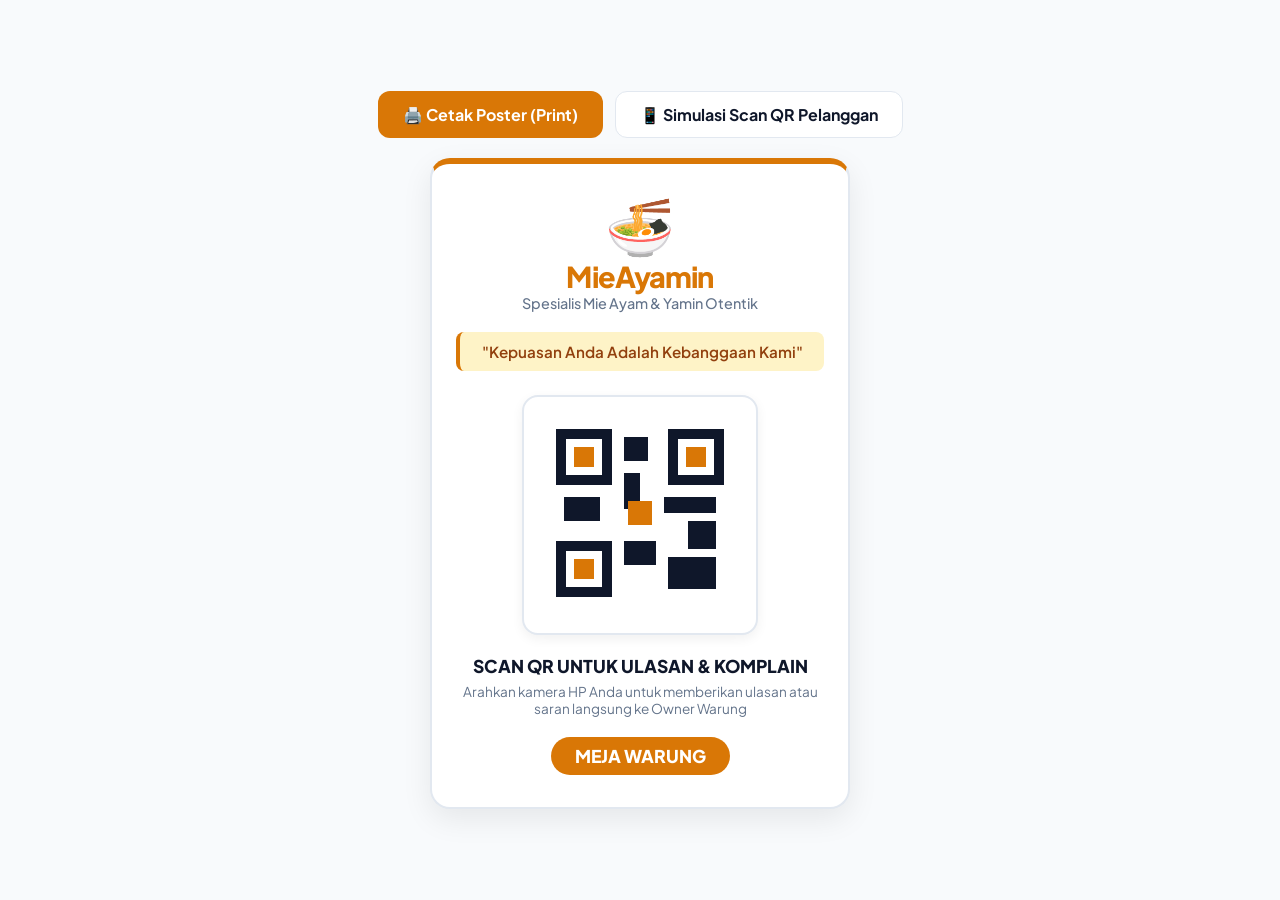
<file: poster_qr.html>
<!DOCTYPE html>
<html lang="id">
<head>
  <meta charset="UTF-8">
  <meta name="viewport" content="width=device-width, initial-scale=1.0">
  <title>Poster QR Meja Ulasan Pelanggan - MieAyamin</title>
  <link rel="preconnect" href="https://fonts.googleapis.com">
  <link rel="preconnect" href="https://fonts.gstatic.com" crossorigin>
  <link href="https://fonts.googleapis.com/css2?family=Plus+Jakarta+Sans:wght@400;500;600;700;800&display=swap" rel="stylesheet">
  <style>
    :root {
      --primary: #d97706;
      --primary-dark: #b45309;
      --bg-canvas: #f8fafc;
      --card-white: #ffffff;
      --text-main: #0f172a;
      --text-muted: #64748b;
      --border-color: #e2e8f0;
    }

    * { box-sizing: border-box; margin: 0; padding: 0; }
    body {
      font-family: 'Plus Jakarta Sans', sans-serif;
      background-color: var(--bg-canvas);
      color: var(--text-main);
      display: flex;
      flex-direction: column;
      align-items: center;
      justify-content: center;
      min-height: 100vh;
      padding: 20px;
    }

    .top-actions {
      margin-bottom: 20px;
      display: flex;
      gap: 12px;
    }

    .btn {
      display: inline-flex;
      align-items: center;
      gap: 8px;
      padding: 12px 24px;
      font-family: inherit;
      font-size: 1rem;
      font-weight: 700;
      border-radius: 12px;
      border: 1px solid transparent;
      cursor: pointer;
      text-decoration: none;
      transition: all 0.2s;
    }
    .btn-primary { background: var(--primary); color: #ffffff; }
    .btn-primary:hover { background: var(--primary-dark); }
    .btn-secondary { background: #ffffff; color: var(--text-main); border-color: var(--border-color); }
    .btn-secondary:hover { background: #f1f5f9; }

    /* Printable Table Stand Poster Card */
    .table-stand-card {
      width: 420px;
      background: #ffffff;
      border: 2px solid var(--border-color);
      border-top: 6px solid var(--primary);
      border-radius: 20px;
      padding: 32px 24px;
      text-align: center;
      box-shadow: 0 10px 30px rgba(0,0,0,0.08);
      position: relative;
      overflow: hidden;
    }

    .brand-header { margin-bottom: 20px; }
    .brand-icon { font-size: 3.5rem; line-height: 1; margin-bottom: 6px; }
    .brand-title { font-size: 1.8rem; font-weight: 800; color: var(--primary); letter-spacing: -0.03em; }
    .brand-sub { font-size: 0.9rem; color: var(--text-muted); font-weight: 500; }

    .tagline-box {
      background: #fef3c7;
      border-left: 4px solid var(--primary);
      padding: 10px 14px;
      border-radius: 8px;
      margin: 16px 0 24px 0;
      font-size: 0.95rem;
      font-weight: 600;
      color: #92400e;
    }

    .qr-frame {
      background: #ffffff;
      padding: 16px;
      border-radius: 16px;
      border: 2px solid var(--border-color);
      display: inline-block;
      box-shadow: 0 4px 12px rgba(0,0,0,0.06);
      margin-bottom: 20px;
      cursor: pointer;
      transition: transform 0.2s;
    }
    .qr-frame:hover { transform: scale(1.03); }

    .instruction-text {
      font-size: 1.1rem;
      font-weight: 800;
      color: var(--text-main);
      margin-bottom: 6px;
    }
    .sub-instruction {
      font-size: 0.85rem;
      color: var(--text-muted);
      margin-bottom: 20px;
    }

    .table-number-badge {
      display: inline-block;
      background: var(--primary);
      color: #ffffff;
      font-weight: 800;
      font-size: 1.1rem;
      padding: 8px 24px;
      border-radius: 99px;
    }

    /* Modal Feedback Form */
    .modal-overlay {
      display: none;
      position: fixed;
      inset: 0;
      background: rgba(15, 23, 42, 0.5);
      backdrop-filter: blur(4px);
      z-index: 999;
      align-items: center;
      justify-content: center;
      padding: 20px;
    }
    .modal-overlay.active { display: flex; }

    .modal-card {
      background: #ffffff;
      border: 1px solid var(--border-color);
      border-radius: 20px;
      width: 100%;
      max-width: 480px;
      padding: 28px;
      box-shadow: 0 15px 40px rgba(0,0,0,0.15);
    }

    .modal-card h3 {
      font-size: 1.4rem;
      color: var(--primary);
      margin-bottom: 6px;
    }

    .form-group {
      margin-bottom: 16px;
      text-align: left;
    }
    .form-group label {
      display: block;
      font-size: 0.88rem;
      font-weight: 700;
      margin-bottom: 6px;
      color: var(--text-muted);
    }
    .form-control {
      width: 100%;
      padding: 12px 14px;
      background: #ffffff;
      border: 1px solid var(--border-color);
      border-radius: 10px;
      color: var(--text-main);
      font-family: inherit;
      font-size: 0.95rem;
    }
    .form-control:focus {
      outline: none;
      border-color: var(--primary);
    }

    .star-rating {
      display: flex;
      gap: 10px;
      font-size: 1.8rem;
      cursor: pointer;
      margin-top: 4px;
    }
    .star-rating span {
      transition: transform 0.1s;
      opacity: 0.3;
    }
    .star-rating span.selected,
    .star-rating span:hover {
      opacity: 1;
      transform: scale(1.15);
    }

    /* Print Styles */
    @media print {
      body {
        background: #fff !important;
        color: #000 !important;
        padding: 0;
        justify-content: flex-start;
      }
      .top-actions, .modal-overlay { display: none !important; }
      .table-stand-card {
        border: 2px solid #000 !important;
        border-top: 6px solid #000 !important;
        background: #fff !important;
        color: #000 !important;
        box-shadow: none !important;
        width: 100% !important;
        max-width: 450px !important;
        margin: 20px auto;
      }
      .brand-title { color: #000 !important; }
      .tagline-box { background: #f1f5f9 !important; color: #000 !important; border-left-color: #000 !important; }
      .table-number-badge { background: #000 !important; color: #fff !important; }
      .sub-instruction { color: #555 !important; }
    }
  </style>
</head>
<body>

  <!-- Top Actions Bar -->
  <div class="top-actions">
    <button class="btn btn-primary" onclick="window.print()">
      <span>🖨️ Cetak Poster (Print)</span>
    </button>
    <button class="btn btn-secondary" onclick="openFeedbackModal()">
      <span>📱 Simulasi Scan QR Pelanggan</span>
    </button>
  </div>

  <!-- Table Stand Poster Printable Card -->
  <div class="table-stand-card">
    <div class="brand-header">
      <div class="brand-icon">🍜</div>
      <h1 class="brand-title">MieAyamin</h1>
      <p class="brand-sub">Spesialis Mie Ayam & Yamin Otentik</p>
    </div>

    <div class="tagline-box">
      "Kepuasan Anda Adalah Kebanggaan Kami"
    </div>

    <!-- Stylized Scan QR Code -->
    <div class="qr-frame" onclick="openFeedbackModal()" title="Klik untuk simulasi scan QR">
      <svg width="200" height="200" viewBox="0 0 100 100" fill="none" xmlns="http://www.w3.org/2000/svg">
        <rect width="100" height="100" fill="white"/>
        <!-- Corner Markers -->
        <rect x="8" y="8" width="28" height="28" fill="#0f172a"/>
        <rect x="13" y="13" width="18" height="18" fill="white"/>
        <rect x="17" y="17" width="10" height="10" fill="#d97706"/>

        <rect x="64" y="8" width="28" height="28" fill="#0f172a"/>
        <rect x="69" y="13" width="18" height="18" fill="white"/>
        <rect x="73" y="17" width="10" height="10" fill="#d97706"/>

        <rect x="8" y="64" width="28" height="28" fill="#0f172a"/>
        <rect x="13" y="69" width="18" height="18" fill="white"/>
        <rect x="17" y="73" width="10" height="10" fill="#d97706"/>

        <!-- Pattern Blocks -->
        <rect x="42" y="12" width="12" height="12" fill="#0f172a"/>
        <rect x="42" y="30" width="8" height="18" fill="#0f172a"/>
        <rect x="12" y="42" width="18" height="12" fill="#0f172a"/>
        <rect x="44" y="44" width="12" height="12" fill="#d97706"/>
        <rect x="62" y="42" width="26" height="8" fill="#0f172a"/>
        <rect x="74" y="54" width="14" height="14" fill="#0f172a"/>
        <rect x="42" y="64" width="16" height="12" fill="#0f172a"/>
        <rect x="64" y="72" width="24" height="16" fill="#0f172a"/>
      </svg>
    </div>

    <div class="instruction-text">SCAN QR UNTUK ULASAN & KOMPLAIN</div>
    <p class="sub-instruction">Arahkan kamera HP Anda untuk memberikan ulasan atau saran langsung ke Owner Warung</p>

    <div class="table-number-badge">
      MEJA WARUNG
    </div>
  </div>

  <!-- Interactive Feedback Modal -->
  <div class="modal-overlay" id="feedbackModal">
    <div class="modal-card">
      <h3>Formulir Ulasan & Komplain</h3>
      <p style="font-size: 0.88rem; color: var(--text-muted); margin-bottom: 20px;">Bantu kami meningkatkan kualitas hidangan & pelayanan MieAyamin.</p>

      <form id="qrFeedbackForm">
        <div class="form-group">
          <label>Pilih Meja Anda</label>
          <select id="fbTableSelect" class="form-control" required>
            <option value="Meja 01">Meja 01</option>
            <option value="Meja 02">Meja 02</option>
            <option value="Meja 03">Meja 03</option>
            <option value="Meja 04" selected>Meja 04</option>
            <option value="Meja 05">Meja 05</option>
            <option value="Meja 06">Meja 06</option>
            <option value="Meja 07">Meja 07</option>
            <option value="Meja 08">Meja 08</option>
            <option value="Meja 09">Meja 09</option>
            <option value="Meja 10">Meja 10</option>
          </select>
        </div>

        <div class="form-group">
          <label>Penilaian / Rating</label>
          <div class="star-rating" id="starRating">
            <span data-val="1">⭐</span>
            <span data-val="2">⭐</span>
            <span data-val="3">⭐</span>
            <span data-val="4">⭐</span>
            <span data-val="5" class="selected">⭐</span>
          </div>
        </div>

        <div class="form-group">
          <label>Kategori Ulasan</label>
          <select id="fbCategory" class="form-control" required>
            <option value="Makanan & Rasa">Makanan & Rasa Mie Ayam</option>
            <option value="Pelayanan Kasir/Pelayan">Pelayanan Kasir / Pelayan</option>
            <option value="Kebersihan & Tempat">Kebersihan & Kenikmatan Tempat</option>
            <option value="Harga & Porsi">Harga & Porsi Menu</option>
            <option value="Lainnya">Lainnya / Saran Umum</option>
          </select>
        </div>

        <div class="form-group">
          <label>Isi Ulasan / Komplain / Saran</label>
          <textarea id="fbComment" class="form-control" rows="3" placeholder="Tuliskan ulasan jujur atau komplain Anda..." required></textarea>
        </div>

        <div class="form-group">
          <label>Nomor Telepon / WhatsApp (Opsional)</label>
          <input type="text" id="fbContact" class="form-control" placeholder="Contoh: 0812-3456-7890">
        </div>

        <div style="display: flex; gap: 10px; margin-top: 24px;">
          <button type="button" class="btn btn-secondary" style="flex:1;" onclick="closeFeedbackModal()">Batal</button>
          <button type="submit" class="btn btn-primary" style="flex:2;">Kirim Ulasan</button>
        </div>
      </form>
    </div>
  </div>

  <script>
    let currentRating = 5;

    function openFeedbackModal() {
      document.getElementById('feedbackModal').classList.add('active');
    }

    function closeFeedbackModal() {
      document.getElementById('feedbackModal').classList.remove('active');
    }

    // Star Rating Interactivity
    const stars = document.querySelectorAll('#starRating span');
    stars.forEach(star => {
      star.addEventListener('click', () => {
        currentRating = parseInt(star.dataset.val);
        stars.forEach(s => {
          if (parseInt(s.dataset.val) <= currentRating) {
            s.classList.add('selected');
          } else {
            s.classList.remove('selected');
          }
        });
      });
    });

    // Form Submit Handler
    document.getElementById('qrFeedbackForm').addEventListener('submit', (e) => {
      e.preventDefault();

      const table = document.getElementById('fbTableSelect').value;
      const category = document.getElementById('fbCategory').value;
      const comment = document.getElementById('fbComment').value.trim();
      const contact = document.getElementById('fbContact').value.trim();

      const existingFeedback = JSON.parse(localStorage.getItem('mya_feedback')) || [];

      const newFeedback = {
        id: 'fb-' + Date.now(),
        date: new Date().toLocaleString('id-ID'),
        table: table,
        rating: currentRating,
        category: category,
        comment: comment,
        contact: contact,
        status: 'Belum Dibaca'
      };

      existingFeedback.unshift(newFeedback);
      localStorage.setItem('mya_feedback', JSON.stringify(existingFeedback));

      alert('✅ Terima Kasih! Ulasan & saran Anda telah berhasil dikirim langsung ke Owner MieAyamin.');
      closeFeedbackModal();
      document.getElementById('qrFeedbackForm').reset();
    });
  </script>
</body>
</html>
</file>
<file: css/styles.css>
/* ==========================================================================
   MieAyamin POS - Modern Standard POS Design System
   Amber Gold Accent (#d97706), Light Canvas (#f1f5f9), Category Pill Tabs,
   Grid/List View Mode, Cart Panel, Quick Cash Pills, & Touch Numpad Grid
   ========================================================================== */

:root {
  /* Design Tokens */
  --primary: #d97706;
  --primary-hover: #b45309;
  --primary-light: #fef3c7;
  --primary-gradient: linear-gradient(135deg, #f59e0b, #d97706);
  
  --bg-canvas: #f1f5f9;
  --bg-card: #ffffff;
  --bg-card-subtle: #f8fafc;
  
  --text-main: #0f172a;
  --text-muted: #64748b;
  --border-color: #e2e8f0;
  
  --success: #10b981;
  --success-light: #d1fae5;
  --danger: #ef4444;
  --danger-light: #fee2e2;
  --warning: #f59e0b;
  --info: #3b82f6;
  --info-light: #dbeafe;
  
  --radius-sm: 8px;
  --radius-md: 12px;
  --radius-lg: 20px;
  --radius-pill: 9999px;

  --shadow-sm: 0 1px 3px rgba(0, 0, 0, 0.05);
  --shadow-md: 0 4px 12px rgba(0, 0, 0, 0.08);
  --shadow-lg: 0 10px 25px rgba(0, 0, 0, 0.12);

  --font-sans: 'Plus Jakarta Sans', system-ui, -apple-system, sans-serif;
  --transition: all 0.2s cubic-bezier(0.4, 0, 0.2, 1);
}

/* Base Resets */
* {
  box-sizing: border-box;
  margin: 0;
  padding: 0;
}

body {
  font-family: var(--font-sans);
  background-color: var(--bg-canvas);
  color: var(--text-main);
  line-height: 1.5;
  min-height: 100vh;
  display: flex;
  flex-direction: column;
}

/* APP HEADER */
.app-header {
  background: #ffffff;
  padding: 14px 28px;
  display: flex;
  justify-content: space-between;
  align-items: center;
  border-bottom: 1px solid var(--border-color);
  box-shadow: 0 2px 8px rgba(0, 0, 0, 0.03);
  position: sticky;
  top: 0;
  z-index: 100;
}

.header-brand {
  display: flex;
  align-items: center;
  gap: 12px;
}

.brand-icon {
  font-size: 1.8rem;
  background: var(--primary-light);
  padding: 6px 12px;
  border-radius: var(--radius-md);
  border: 1px solid rgba(217, 119, 6, 0.2);
}

.brand-info h1 {
  font-size: 1.3rem;
  font-weight: 800;
  color: var(--text-main);
  margin: 0;
}

.brand-info h1 span { color: var(--primary); }
.brand-tagline { font-size: 0.8rem; color: var(--text-muted); font-weight: 600; }

.header-center { display: flex; align-items: center; gap: 12px; }
.live-clock {
  font-size: 0.88rem;
  font-weight: 700;
  color: var(--text-main);
  background: var(--bg-card-subtle);
  padding: 6px 14px;
  border-radius: var(--radius-pill);
  border: 1px solid var(--border-color);
}

.header-actions { display: flex; align-items: center; gap: 10px; }

.role-badge {
  display: flex;
  align-items: center;
  gap: 6px;
  background: var(--primary-light);
  color: var(--primary);
  padding: 6px 14px;
  border-radius: var(--radius-pill);
  font-weight: 800;
  font-size: 0.85rem;
  border: 1px solid rgba(217, 119, 6, 0.3);
}

/* BUTTON UTILITIES */
.btn {
  display: inline-flex;
  align-items: center;
  justify-content: center;
  gap: 8px;
  padding: 10px 18px;
  border-radius: var(--radius-md);
  font-weight: 700;
  font-size: 0.9rem;
  border: none;
  cursor: pointer;
  transition: var(--transition);
  text-decoration: none;
  font-family: var(--font-sans);
}

.btn-primary {
  background: var(--primary-gradient);
  color: #ffffff;
  box-shadow: 0 4px 12px rgba(217, 119, 6, 0.3);
}
.btn-primary:hover { transform: translateY(-1px); box-shadow: 0 6px 16px rgba(217, 119, 6, 0.4); }

.btn-secondary {
  background: #ffffff;
  color: var(--text-main);
  border: 1px solid var(--border-color);
}
.btn-secondary:hover { background: var(--bg-card-subtle); border-color: #cbd5e1; }

.btn-sm { padding: 6px 12px; font-size: 0.82rem; border-radius: var(--radius-sm); }
.btn-lg { padding: 14px 24px; font-size: 1.05rem; border-radius: var(--radius-md); }
.btn-block { width: 100%; }

/* MAIN APP CONTAINER */
.app-container {
  display: flex;
  flex: 1;
  min-height: calc(100vh - 65px);
}

/* SIDEBAR NAV */
.app-sidebar {
  width: 220px;
  background: #ffffff;
  border-right: 1px solid var(--border-color);
  padding: 20px 12px;
  display: flex;
  flex-direction: column;
  justify-content: space-between;
}

.nav-menu { list-style: none; }
.nav-item {
  display: flex;
  align-items: center;
  gap: 12px;
  padding: 12px 16px;
  border-radius: var(--radius-md);
  font-weight: 700;
  font-size: 0.9rem;
  color: var(--text-muted);
  cursor: pointer;
  transition: var(--transition);
  margin-bottom: 6px;
}
.nav-item:hover, .nav-item.active {
  background: var(--primary-light);
  color: var(--primary);
}

.sidebar-footer {
  padding: 14px;
  background: var(--bg-card-subtle);
  border-radius: var(--radius-md);
  border: 1px solid var(--border-color);
  font-size: 0.8rem;
}

/* MAIN CONTENT AREA */
.app-content {
  flex: 1;
  padding: 24px;
  overflow-y: auto;
}

.tab-page { display: none; }
.tab-page.active { display: block; }

/* POS LAYOUT (SPLIT 2 COLUMNS) */
.pos-layout {
  display: grid;
  grid-template-columns: 1fr minmax(360px, 420px);
  gap: 20px;
  align-items: start;
}

/* LEFT CATALOG COLUMN */
.pos-catalog-column {
  display: flex;
  flex-direction: column;
  gap: 20px;
}

.catalog-header-bar {
  background: #ffffff;
  padding: 18px;
  border-radius: var(--radius-lg);
  border: 1px solid var(--border-color);
  box-shadow: var(--shadow-sm);
  display: flex;
  flex-direction: column;
  gap: 14px;
}

.catalog-header-top {
  display: flex;
  justify-content: space-between;
  align-items: center;
  gap: 16px;
}

.search-box {
  flex: 1;
  position: relative;
}

.search-box input {
  width: 100%;
  padding: 12px 16px 12px 42px;
  border-radius: var(--radius-pill);
  border: 1px solid var(--border-color);
  background: var(--bg-canvas);
  font-size: 0.92rem;
  font-weight: 600;
  font-family: var(--font-sans);
  transition: var(--transition);
}

.search-box input:focus {
  outline: none;
  background: #ffffff;
  border-color: var(--primary);
  box-shadow: 0 0 0 3px rgba(217, 119, 6, 0.15);
}

.search-box::before {
  content: '🔍';
  position: absolute;
  left: 14px;
  top: 50%;
  transform: translateY(-50%);
  font-size: 1rem;
}

.view-toggle-btns {
  display: flex;
  background: var(--bg-canvas);
  padding: 4px;
  border-radius: var(--radius-pill);
  border: 1px solid var(--border-color);
}

.btn-view-toggle {
  padding: 6px 14px;
  border-radius: var(--radius-pill);
  border: none;
  background: transparent;
  font-weight: 700;
  font-size: 0.82rem;
  color: var(--text-muted);
  cursor: pointer;
  transition: var(--transition);
}

.btn-view-toggle.active {
  background: #ffffff;
  color: var(--primary);
  box-shadow: var(--shadow-sm);
}

/* CATEGORY TABS BAR */
.category-tabs {
  display: flex;
  gap: 8px;
  overflow-x: auto;
  padding-bottom: 4px;
}

.cat-tab {
  padding: 8px 18px;
  border-radius: var(--radius-pill);
  border: 1px solid var(--border-color);
  background: #ffffff;
  color: var(--text-muted);
  font-weight: 700;
  font-size: 0.88rem;
  cursor: pointer;
  white-space: nowrap;
  transition: var(--transition);
}

.cat-tab:hover { background: var(--bg-card-subtle); color: var(--text-main); }

.cat-tab.active {
  background: var(--primary-gradient);
  color: #ffffff;
  border-color: transparent;
  box-shadow: 0 4px 12px rgba(217, 119, 6, 0.3);
}

/* MENU GRID & LIST VIEW */
.menu-grid {
  display: grid;
  grid-template-columns: repeat(auto-fill, minmax(210px, 1fr));
  gap: 18px;
}

.menu-grid.list-view {
  display: flex;
  flex-direction: column;
  gap: 10px;
}

.menu-card {
  background: #ffffff;
  border-radius: var(--radius-lg);
  border: 1px solid var(--border-color);
  overflow: hidden;
  box-shadow: var(--shadow-sm);
  display: flex;
  flex-direction: column;
  transition: var(--transition);
  cursor: pointer;
}

.menu-card:hover {
  transform: translateY(-4px);
  box-shadow: var(--shadow-md);
  border-color: var(--primary);
}

.menu-img-wrapper {
  position: relative;
  width: 100%;
  height: 140px;
  background: var(--bg-canvas);
  overflow: hidden;
}

.menu-img-wrapper img {
  width: 100%;
  height: 100%;
  object-fit: cover;
}

.menu-card-body {
  padding: 14px;
  display: flex;
  flex-direction: column;
  justify-content: space-between;
  flex: 1;
}

.menu-title {
  font-size: 1rem;
  font-weight: 800;
  color: var(--text-main);
  margin-bottom: 4px;
}

.menu-desc {
  font-size: 0.8rem;
  color: var(--text-muted);
  display: -webkit-box;
  -webkit-line-clamp: 2;
  -webkit-box-orient: vertical;
  overflow: hidden;
  margin-bottom: 12px;
}

.menu-card-footer {
  display: flex;
  justify-content: space-between;
  align-items: center;
  margin-top: auto;
}

.menu-price {
  font-size: 1.1rem;
  font-weight: 800;
  color: var(--primary);
}

.btn-add-item {
  width: 32px;
  height: 32px;
  border-radius: 50%;
  background: var(--primary-light);
  color: var(--primary);
  border: none;
  font-weight: 800;
  font-size: 1.1rem;
  display: flex;
  align-items: center;
  justify-content: center;
  transition: var(--transition);
}

.menu-card:hover .btn-add-item {
  background: var(--primary);
  color: #ffffff;
}

/* LIST VIEW ITEM OVERRIDE */
.menu-grid.list-view .menu-card {
  flex-direction: row;
  height: 90px;
  align-items: center;
}

.menu-grid.list-view .menu-img-wrapper {
  width: 90px;
  height: 90px;
}

.menu-grid.list-view .menu-card-body {
  flex-direction: row;
  align-items: center;
  justify-content: space-between;
  width: 100%;
}

.menu-grid.list-view .menu-desc { display: none; }

/* RIGHT CART PANEL COLUMN */
.pos-cart-column {
  position: sticky;
  top: 85px;
}

.cart-card {
  background: #ffffff;
  border-radius: var(--radius-lg);
  border: 1px solid var(--border-color);
  box-shadow: var(--shadow-sm);
  overflow: hidden;
  display: flex;
  flex-direction: column;
}

.cart-header {
  padding: 14px 16px;
  border-bottom: 1px solid var(--border-color);
  display: flex;
  justify-content: space-between;
  align-items: center;
  gap: 8px;
}

.cart-header h3 { font-size: 1.05rem; font-weight: 800; white-space: nowrap; }
.cart-header .btn-sm { padding: 5px 9px; font-size: 0.78rem; white-space: nowrap; flex-shrink: 0; }
.btn-reset-cart { background: none; border: none; color: var(--danger); font-size: 0.82rem; font-weight: 700; cursor: pointer; white-space: nowrap; }
.btn-reset-cart:hover { text-decoration: underline; }

.order-meta-box {
  padding: 14px 16px;
  background: var(--bg-card-subtle);
  border-bottom: 1px solid var(--border-color);
}

.order-type-selector {
  display: flex;
  gap: 6px;
  margin-bottom: 12px;
}

.btn-order-type {
  flex: 1;
  padding: 8px 4px;
  border-radius: var(--radius-md);
  border: 1px solid var(--border-color);
  background: #ffffff;
  font-weight: 700;
  font-size: 0.78rem;
  color: var(--text-muted);
  cursor: pointer;
  transition: var(--transition);
  white-space: nowrap;
  text-align: center;
}

.btn-order-type.active {
  background: var(--primary-light);
  color: var(--primary);
  border-color: var(--primary);
}

.meta-row { display: flex; gap: 10px; }
.meta-group { display: flex; flex-direction: column; gap: 4px; flex: 1; }
.meta-group.flex-2 { flex: 2; }
.meta-group label { font-size: 0.72rem; font-weight: 800; color: var(--text-muted); }

.meta-group select, .meta-group input {
  padding: 8px 10px;
  border-radius: var(--radius-sm);
  border: 1px solid var(--border-color);
  font-size: 0.85rem;
  font-weight: 700;
  font-family: var(--font-sans);
}

.cart-items-wrapper {
  padding: 16px 20px;
  max-height: 320px;
  overflow-y: auto;
  display: flex;
  flex-direction: column;
  gap: 12px;
}

.cart-item-row {
  display: flex;
  justify-content: space-between;
  align-items: center;
  padding-bottom: 10px;
  border-bottom: 1px dashed var(--border-color);
}

.cart-item-info strong { font-size: 0.9rem; display: block; color: var(--text-main); }
.cart-item-info small { color: var(--text-muted); font-size: 0.78rem; }

.cart-item-controls { display: flex; align-items: center; gap: 8px; }

.btn-qty {
  width: 26px;
  height: 26px;
  border-radius: 50%;
  border: 1px solid var(--border-color);
  background: #ffffff;
  font-weight: 800;
  cursor: pointer;
  display: flex;
  align-items: center;
  justify-content: center;
}
.btn-qty:hover { background: var(--bg-canvas); }

.cart-footer {
  padding: 14px 16px;
  border-top: 1px solid var(--border-color);
  background: var(--bg-card-subtle);
}

.cart-footer .btn-block {
  width: 100%;
  padding: 14px 10px;
  font-size: 0.95rem;
  font-weight: 800;
  white-space: nowrap;
  display: flex;
  align-items: center;
  justify-content: center;
  gap: 6px;
}

.summary-line { display: flex; justify-content: space-between; margin-bottom: 6px; font-size: 0.9rem; }
.summary-line.total-line { font-size: 1.15rem; font-weight: 800; margin-top: 10px; padding-top: 8px; border-top: 1px solid var(--border-color); }
.text-primary { color: var(--primary); }

/* MODALS */
.modal-overlay {
  position: fixed;
  top: 0;
  left: 0;
  right: 0;
  bottom: 0;
  background: rgba(15, 23, 42, 0.6);
  backdrop-filter: blur(4px);
  display: none;
  align-items: center;
  justify-content: center;
  z-index: 1000;
  padding: 20px;
}

.modal-card {
  background: #ffffff;
  border-radius: var(--radius-lg);
  width: 100%;
  max-width: 500px;
  box-shadow: var(--shadow-lg);
  overflow: hidden;
  display: flex;
  flex-direction: column;
}

.modal-sm { max-width: 400px; }
.modal-header { padding: 18px 24px; border-bottom: 1px solid var(--border-color); display: flex; justify-content: space-between; align-items: center; }
.modal-header h3 { font-size: 1.15rem; font-weight: 800; }
.btn-close { background: none; border: none; font-size: 1.5rem; color: var(--text-muted); cursor: pointer; }
.modal-body { padding: 20px 24px; max-height: 75vh; overflow-y: auto; }
.modal-footer { padding: 16px 24px; background: var(--bg-card-subtle); border-top: 1px solid var(--border-color); display: flex; justify-content: flex-end; gap: 10px; }

/* QUICK CASH & NUMPAD */
.quick-cash-grid { display: grid; grid-template-columns: repeat(4, 1fr); gap: 8px; margin-bottom: 12px; }
.btn-quick-cash { background: var(--primary-light); border: 1px solid rgba(217, 119, 6, 0.3); color: var(--primary); padding: 8px; border-radius: var(--radius-sm); font-weight: 800; font-size: 0.82rem; cursor: pointer; }
.numpad-container { display: grid; grid-template-columns: repeat(3, 1fr); gap: 8px; margin-top: 10px; }
.keypad-btn { background: var(--bg-card-subtle); border: 1px solid var(--border-color); padding: 12px; border-radius: var(--radius-sm); font-size: 1.2rem; font-weight: 800; cursor: pointer; }

/* TOASTS */
.toast-container { position: fixed; bottom: 20px; right: 20px; display: flex; flex-direction: column; gap: 8px; z-index: 2000; }
.toast { background: var(--text-main); color: #ffffff; padding: 12px 18px; border-radius: var(--radius-md); font-weight: 700; font-size: 0.9rem; box-shadow: var(--shadow-md); display: flex; align-items: center; gap: 8px; }
</file>
